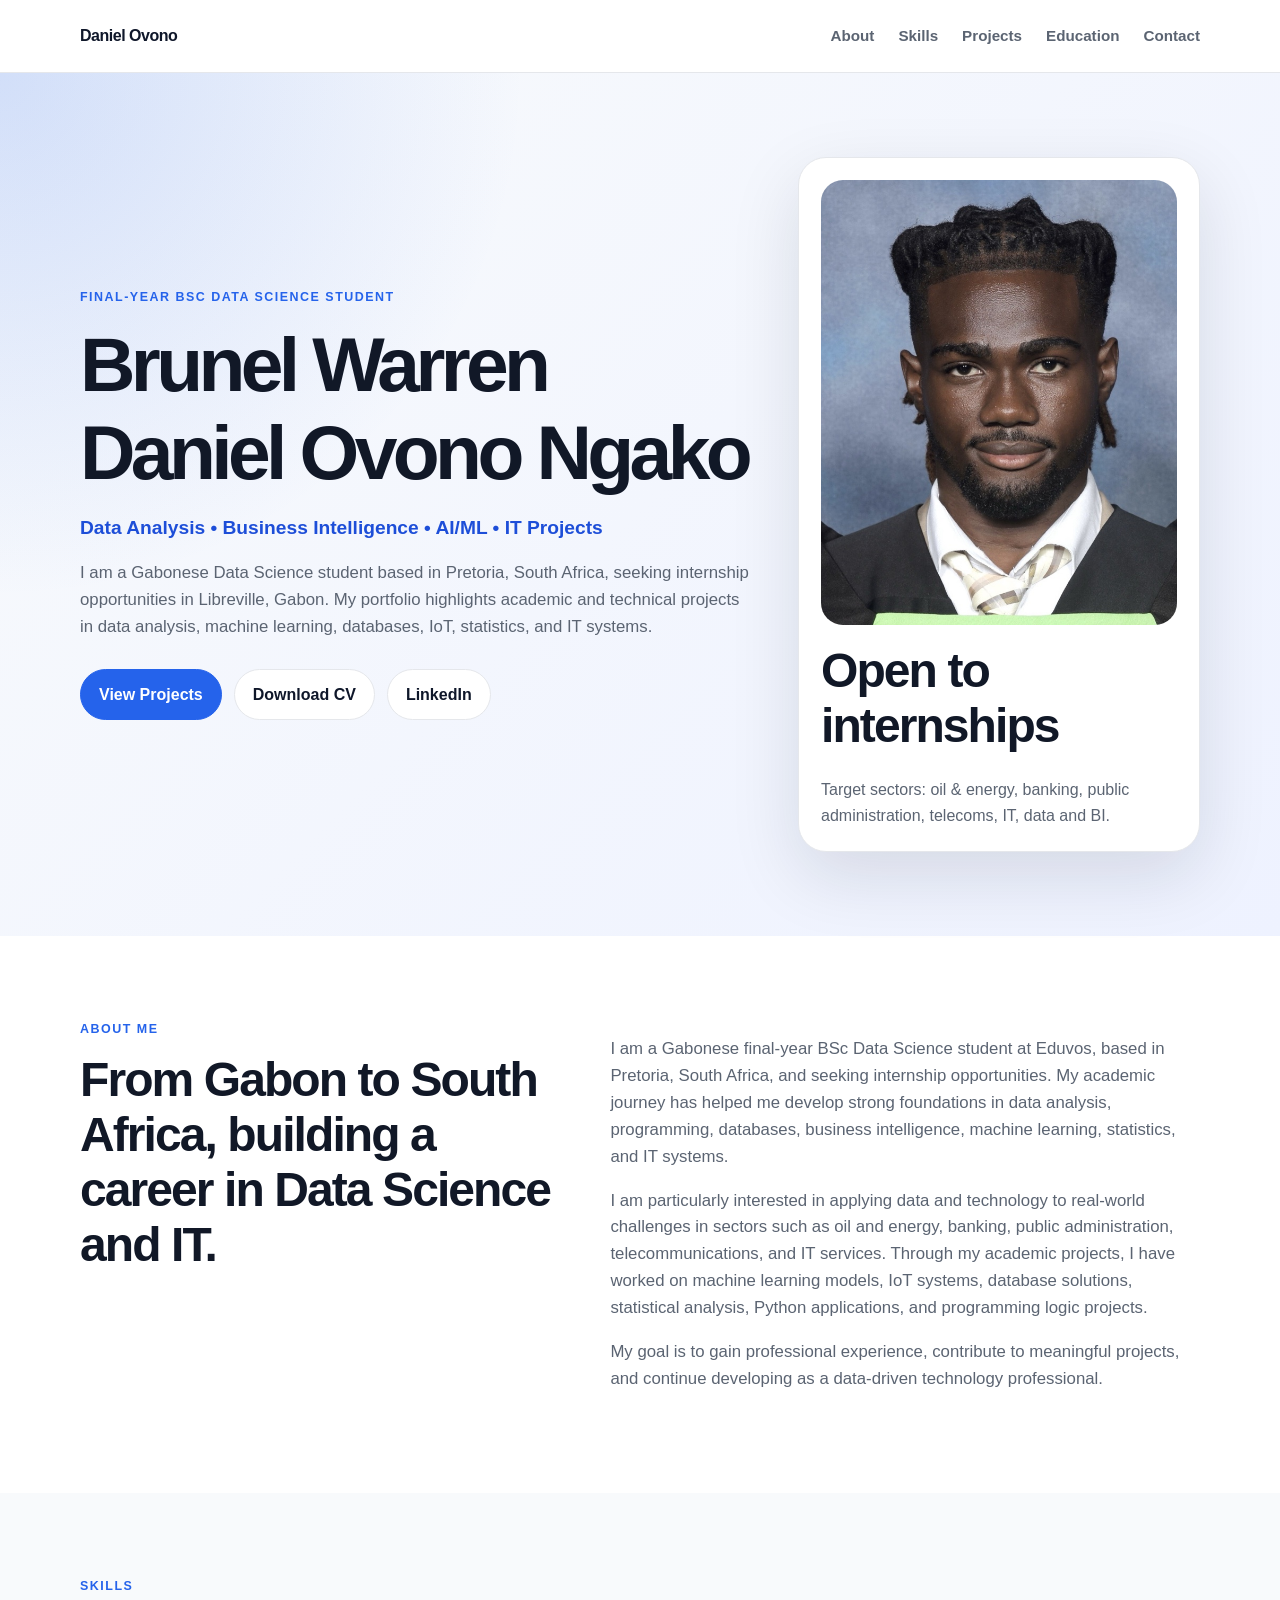
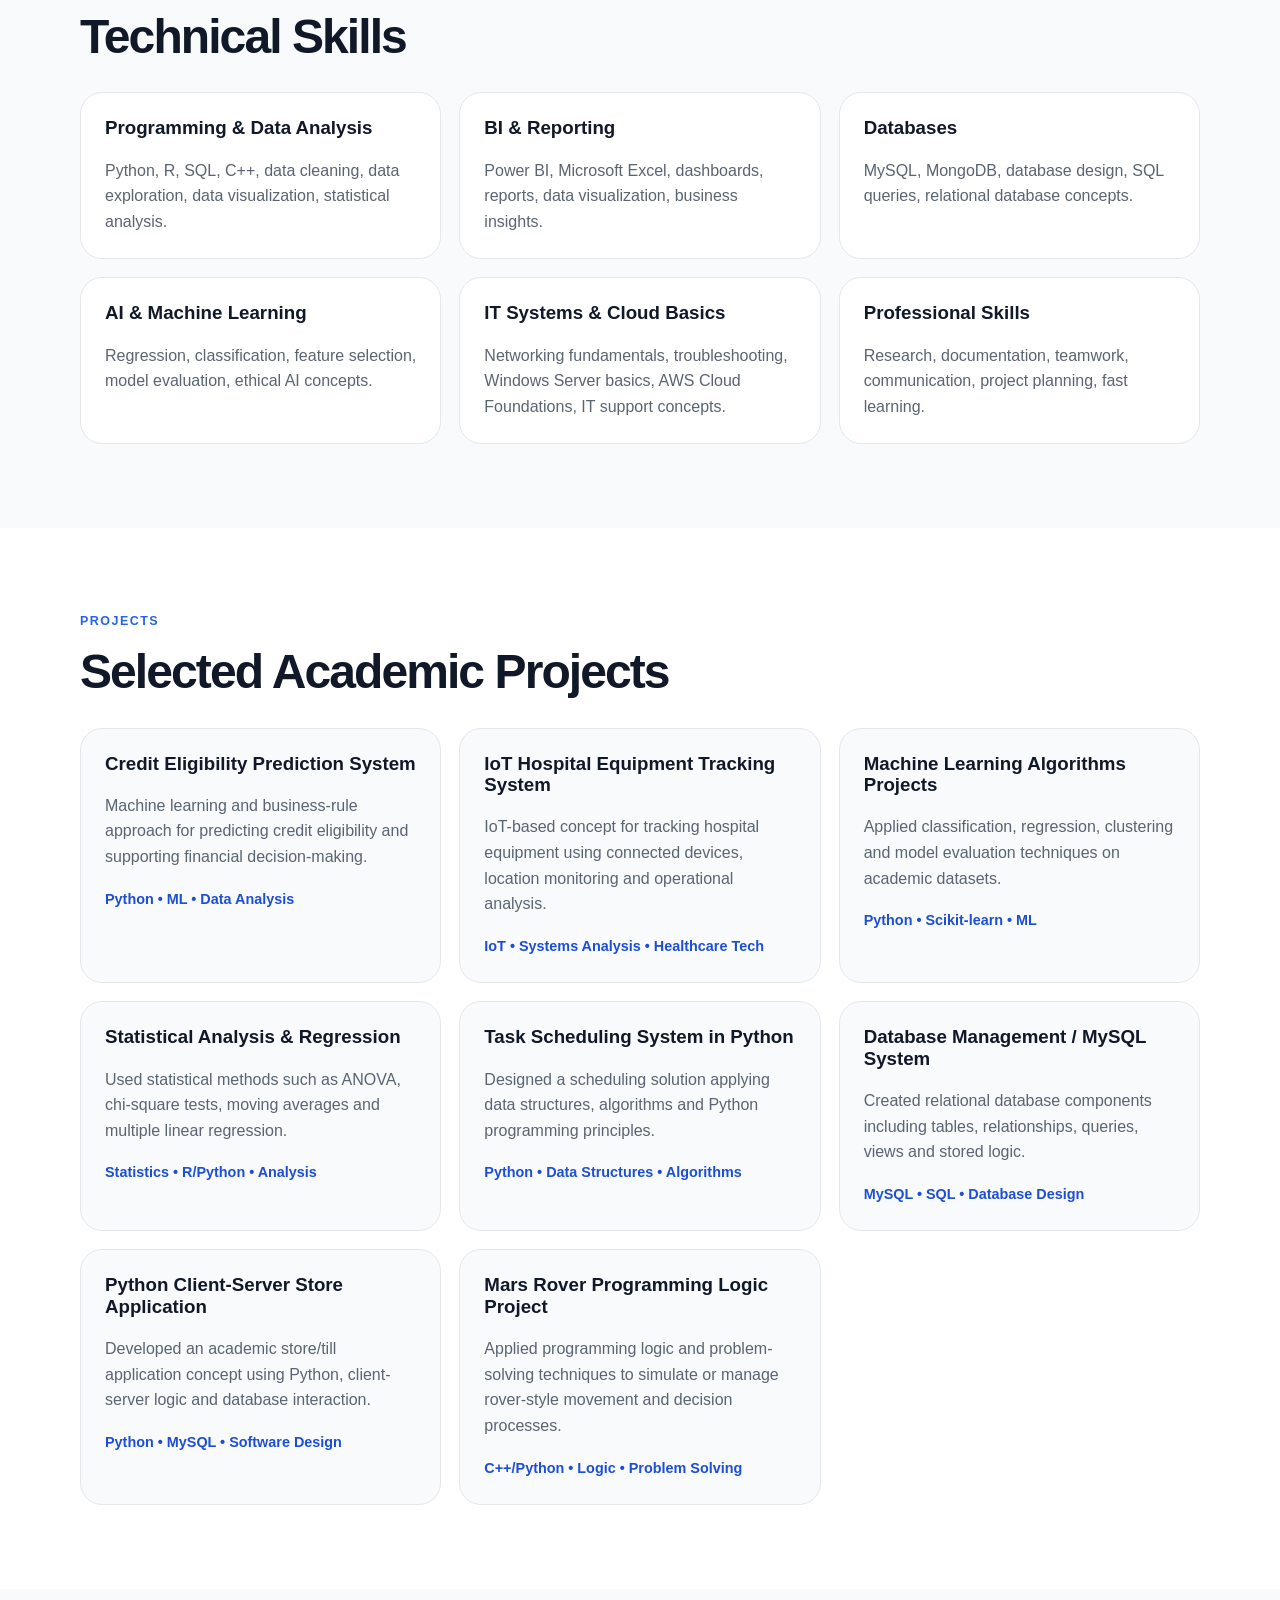
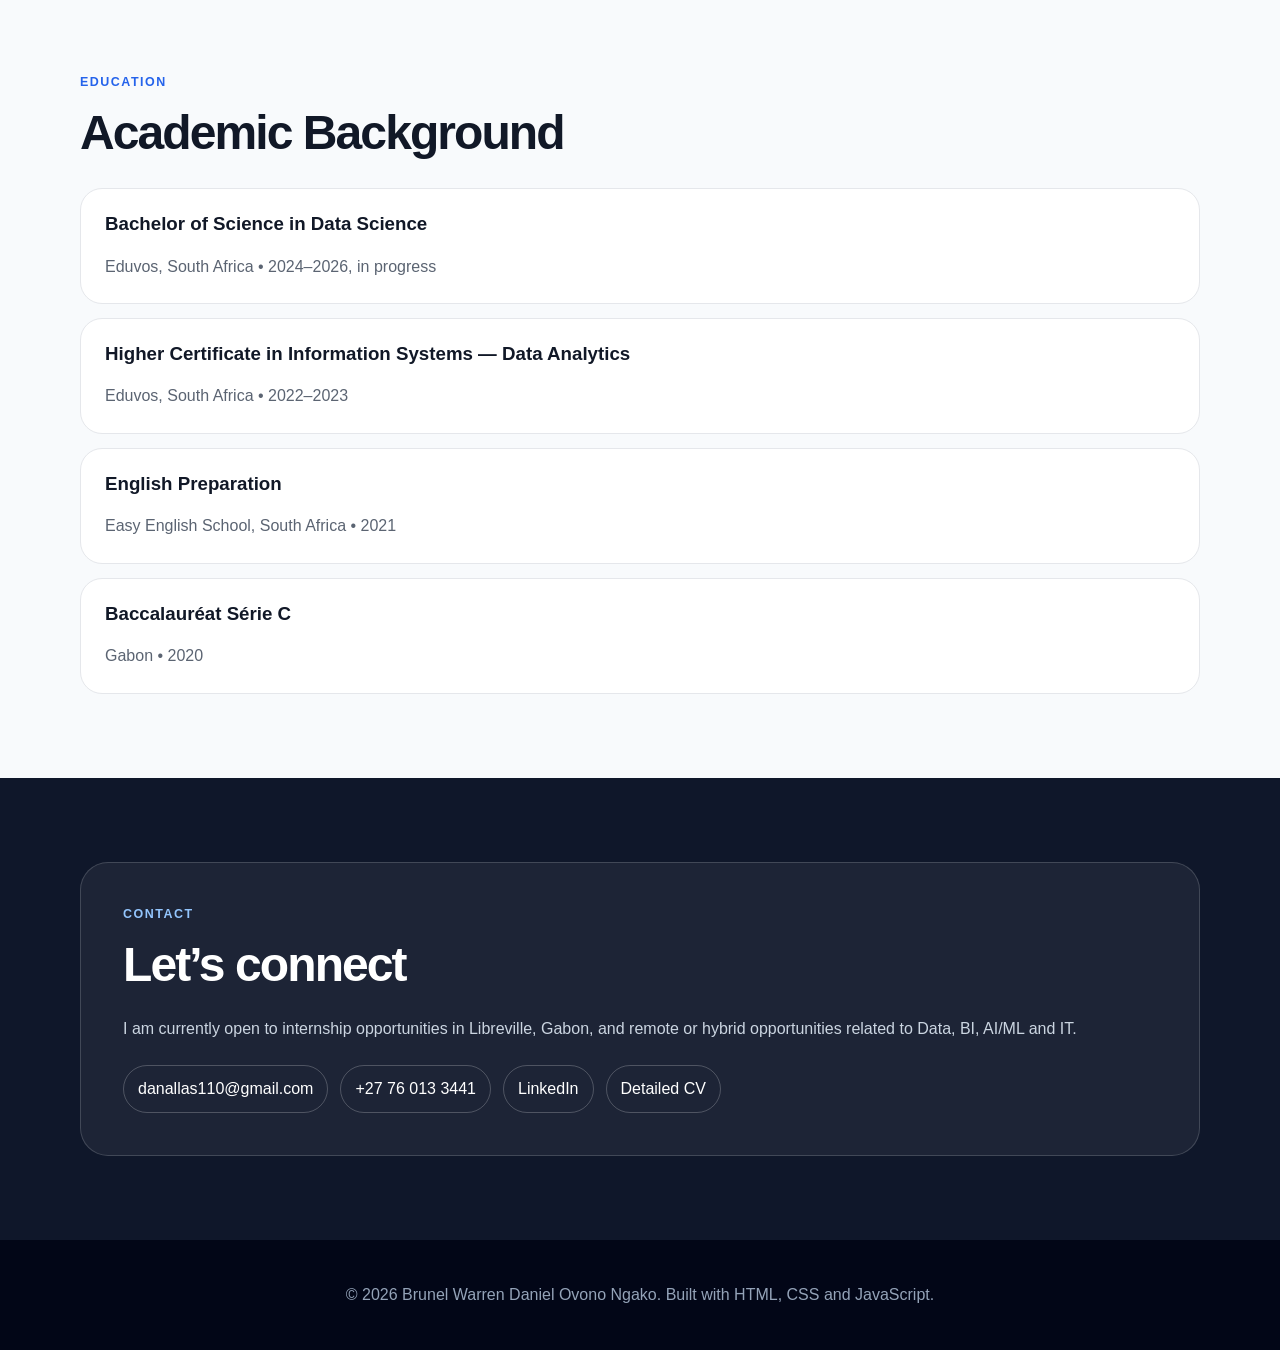
<file: index.html>
<!DOCTYPE html>
<html lang="en">
<head>
  <meta charset="UTF-8" />
  <meta name="viewport" content="width=device-width, initial-scale=1.0" />
  <meta name="description" content="Digital portfolio of Brunel Warren Daniel Ovono Ngako, Data Science student specializing in Data Analysis, BI, AI/ML and IT projects." />
  <title>Brunel Warren Daniel Ovono Ngako | Data Science Portfolio</title>
  <link rel="stylesheet" href="style.css" />
</head>
<body>
  <header class="site-header">
    <nav class="nav container">
      <a class="logo" href="#home">Daniel Ovono</a>
      <button class="nav-toggle" aria-label="Open navigation">☰</button>
      <div class="nav-links">
        <a href="#about">About</a>
        <a href="#skills">Skills</a>
        <a href="#projects">Projects</a>
        <a href="#education">Education</a>
        <a href="#contact">Contact</a>
      </div>
    </nav>
  </header>

  <main>
    <section id="home" class="hero section">
      <div class="container hero-grid">
        <div class="hero-content">
          <p class="eyebrow">Final-year BSc Data Science Student</p>
          <h1>Brunel Warren Daniel Ovono Ngako</h1>
          <p class="subtitle">Data Analysis • Business Intelligence • AI/ML • IT Projects</p>
          <p class="hero-text">
            I am a Gabonese Data Science student based in Pretoria, South Africa, seeking internship opportunities in Libreville, Gabon. My portfolio highlights academic and technical projects in data analysis, machine learning, databases, IoT, statistics, and IT systems.
          </p>
          <div class="hero-actions">
            <a class="btn primary" href="#projects">View Projects</a>
            <a class="btn" href="assets/CV_Brunel_Ovono_Ngako_1_page.pdf" target="_blank">Download CV</a>
            <a class="btn" href="https://www.linkedin.com/in/bwdovonongako" target="_blank">LinkedIn</a>
          </div>
        </div>
        <div class="profile-card">
          <img src="assets/profile.jpg" alt="Portrait of Brunel Warren Daniel Ovono Ngako" />
          <div>
            <h2>Open to internships</h2>
            <p>Target sectors: oil & energy, banking, public administration, telecoms, IT, data and BI.</p>
          </div>
        </div>
      </div>
    </section>

    <section id="about" class="section alt">
      <div class="container two-column">
        <div>
          <p class="eyebrow">About Me</p>
          <h2>From Gabon to South Africa, building a career in Data Science and IT.</h2>
        </div>
        <div class="text-block">
          <p>
            I am a Gabonese final-year BSc Data Science student at Eduvos, based in Pretoria, South Africa, and seeking internship opportunities. My academic journey has helped me develop strong foundations in data analysis, programming, databases, business intelligence, machine learning, statistics, and IT systems.
          </p>
          <p>
            I am particularly interested in applying data and technology to real-world challenges in sectors such as oil and energy, banking, public administration, telecommunications, and IT services. Through my academic projects, I have worked on machine learning models, IoT systems, database solutions, statistical analysis, Python applications, and programming logic projects.
          </p>
          <p>
            My goal is to gain professional experience, contribute to meaningful projects, and continue developing as a data-driven technology professional.
          </p>  
        </div>
      </div>
    </section>

    <section id="skills" class="section">
      <div class="container">
        <p class="eyebrow">Skills</p>
        <h2>Technical Skills</h2>
        <div class="skills-grid">
          <div class="skill-card">
            <h3>Programming & Data Analysis</h3>
            <p>Python, R, SQL, C++, data cleaning, data exploration, data visualization, statistical analysis.</p>
          </div>
          <div class="skill-card">
            <h3>BI & Reporting</h3>
            <p>Power BI, Microsoft Excel, dashboards, reports, data visualization, business insights.</p>
          </div>
          <div class="skill-card">
            <h3>Databases</h3>
            <p>MySQL, MongoDB, database design, SQL queries, relational database concepts.</p>
          </div>
          <div class="skill-card">
            <h3>AI & Machine Learning</h3>
            <p>Regression, classification, feature selection, model evaluation, ethical AI concepts.</p>
          </div>
          <div class="skill-card">
            <h3>IT Systems & Cloud Basics</h3>
            <p>Networking fundamentals, troubleshooting, Windows Server basics, AWS Cloud Foundations, IT support concepts.</p>
          </div>
          <div class="skill-card">
            <h3>Professional Skills</h3>
            <p>Research, documentation, teamwork, communication, project planning, fast learning.</p>
          </div>
        </div>
      </div>
    </section>

    <section id="projects" class="section alt">
      <div class="container">
        <p class="eyebrow">Projects</p>
        <h2>Selected Academic Projects</h2>
        <div class="projects-grid">
          <article class="project-card">
            <h3>Credit Eligibility Prediction System</h3>
            <p>Machine learning and business-rule approach for predicting credit eligibility and supporting financial decision-making.</p>
            <span>Python • ML • Data Analysis</span>
          </article>
          <article class="project-card">
            <h3>IoT Hospital Equipment Tracking System</h3>
            <p>IoT-based concept for tracking hospital equipment using connected devices, location monitoring and operational analysis.</p>
            <span>IoT • Systems Analysis • Healthcare Tech</span>
          </article>
          <article class="project-card">
            <h3>Machine Learning Algorithms Projects</h3>
            <p>Applied classification, regression, clustering and model evaluation techniques on academic datasets.</p>
            <span>Python • Scikit-learn • ML</span>
          </article>
          <article class="project-card">
            <h3>Statistical Analysis & Regression</h3>
            <p>Used statistical methods such as ANOVA, chi-square tests, moving averages and multiple linear regression.</p>
            <span>Statistics • R/Python • Analysis</span>
          </article>
          <article class="project-card">
            <h3>Task Scheduling System in Python</h3>
            <p>Designed a scheduling solution applying data structures, algorithms and Python programming principles.</p>
            <span>Python • Data Structures • Algorithms</span>
          </article>
          <article class="project-card">
            <h3>Database Management / MySQL System</h3>
            <p>Created relational database components including tables, relationships, queries, views and stored logic.</p>
            <span>MySQL • SQL • Database Design</span>
          </article>
          <article class="project-card">
            <h3>Python Client-Server Store Application</h3>
            <p>Developed an academic store/till application concept using Python, client-server logic and database interaction.</p>
            <span>Python • MySQL • Software Design</span>
          </article>
          <article class="project-card">
            <h3>Mars Rover Programming Logic Project</h3>
            <p>Applied programming logic and problem-solving techniques to simulate or manage rover-style movement and decision processes.</p>
            <span>C++/Python • Logic • Problem Solving</span>
          </article>
        </div>
      </div>
    </section>

    <section id="education" class="section">
      <div class="container">
        <p class="eyebrow">Education</p>
        <h2>Academic Background</h2>
        <div class="timeline">
          <div class="timeline-item">
            <h3>Bachelor of Science in Data Science</h3>
            <p>Eduvos, South Africa • 2024–2026, in progress</p>
          </div>
          <div class="timeline-item">
            <h3>Higher Certificate in Information Systems — Data Analytics</h3>
            <p>Eduvos, South Africa • 2022–2023</p>
          </div>
          <div class="timeline-item">
            <h3>English Preparation</h3>
            <p>Easy English School, South Africa • 2021</p>
          </div>
          <div class="timeline-item">
            <h3>Baccalauréat Série C</h3>
            <p>Gabon • 2020</p>
          </div>
        </div>
      </div>
    </section>

    <section id="contact" class="section contact-section">
      <div class="container contact-card">
        <p class="eyebrow">Contact</p>
        <h2>Let’s connect</h2>
        <p>I am currently open to internship opportunities in Libreville, Gabon, and remote or hybrid opportunities related to Data, BI, AI/ML and IT.</p>
        <div class="contact-links">
          <a href="mailto:danallas110@gmail.com">danallas110@gmail.com</a>
          <a href="tel:+27760133441">+27 76 013 3441</a>
          <a href="https://www.linkedin.com/in/bwdovonongako" target="_blank">LinkedIn</a>
          <a href="assets/CV_Brunel_Ovono_Ngako_2_pages_avec_photo.pdf" target="_blank">Detailed CV</a>
        </div>
      </div>
    </section>
  </main>

  <footer class="footer">
    <p>© <span id="year"></span> Brunel Warren Daniel Ovono Ngako. Built with HTML, CSS and JavaScript.</p>
  </footer>

  <script src="script.js"></script>
</body>
</html>
</file>
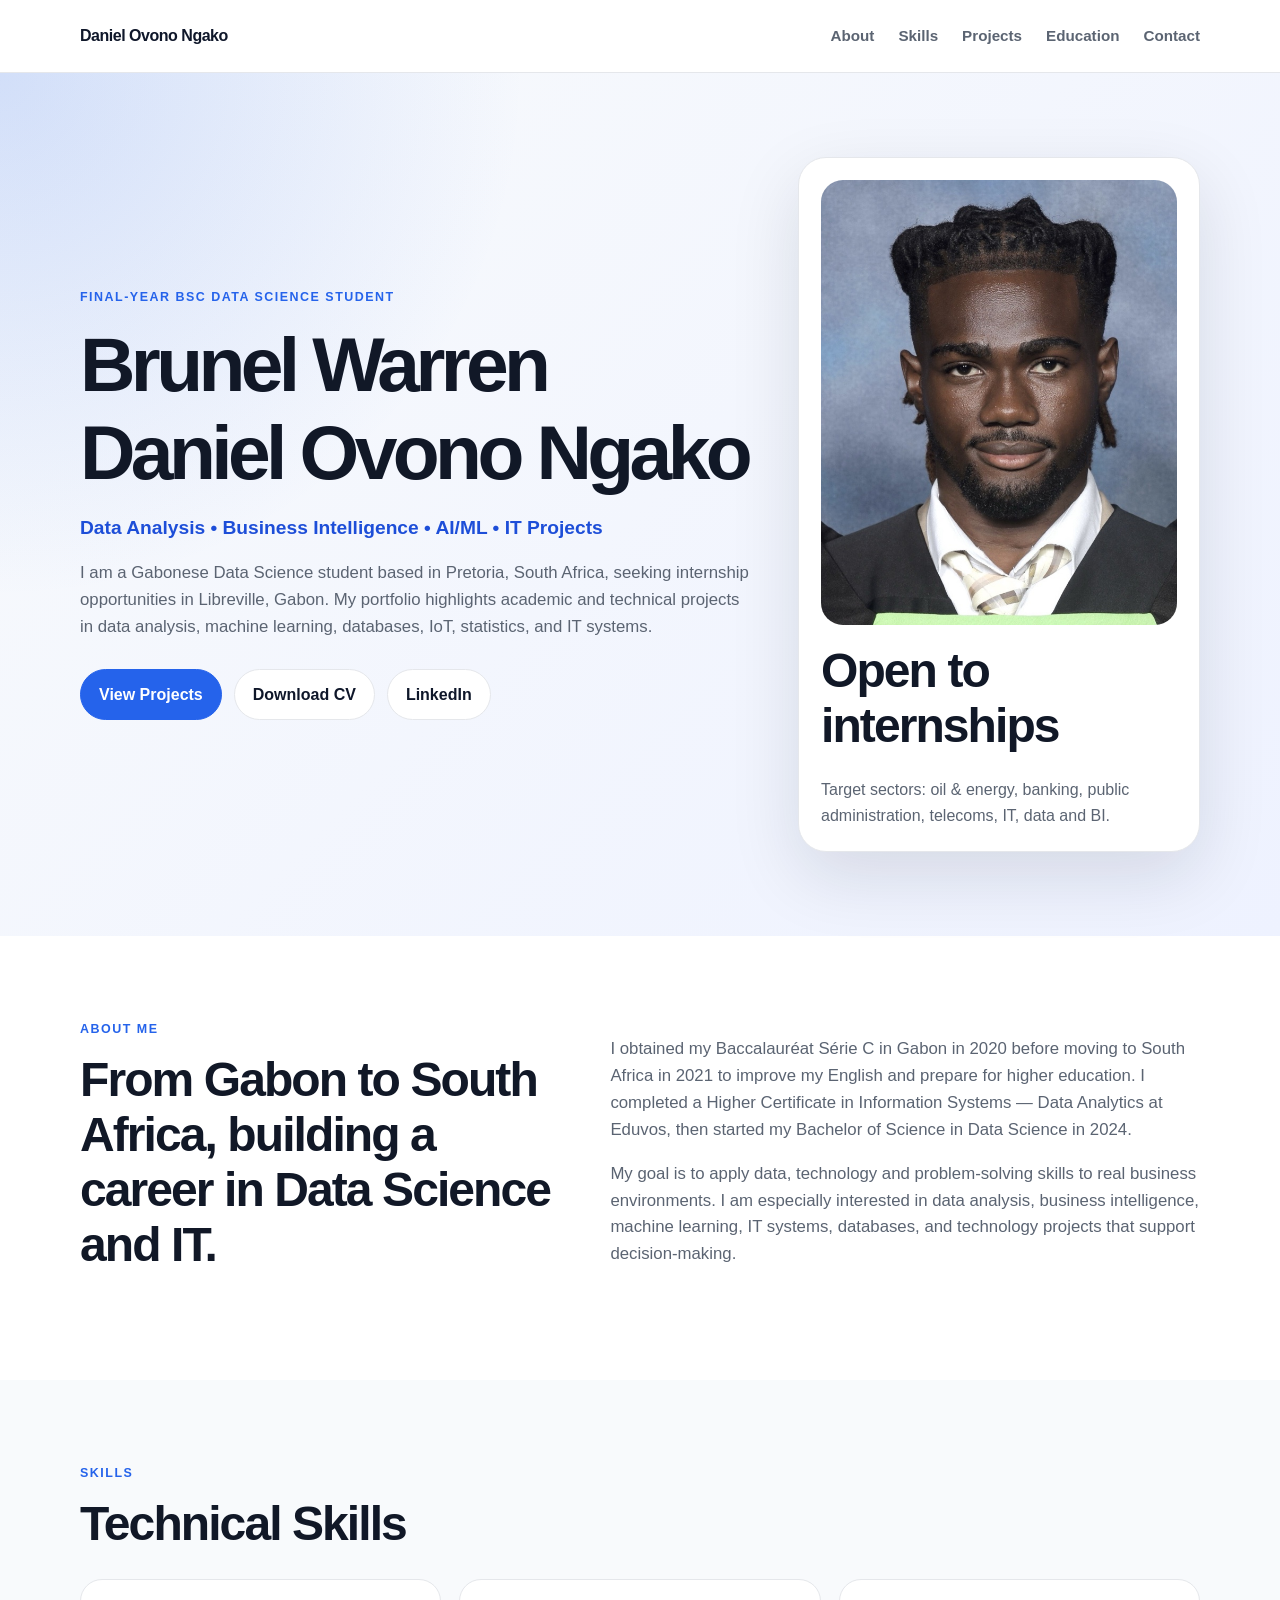
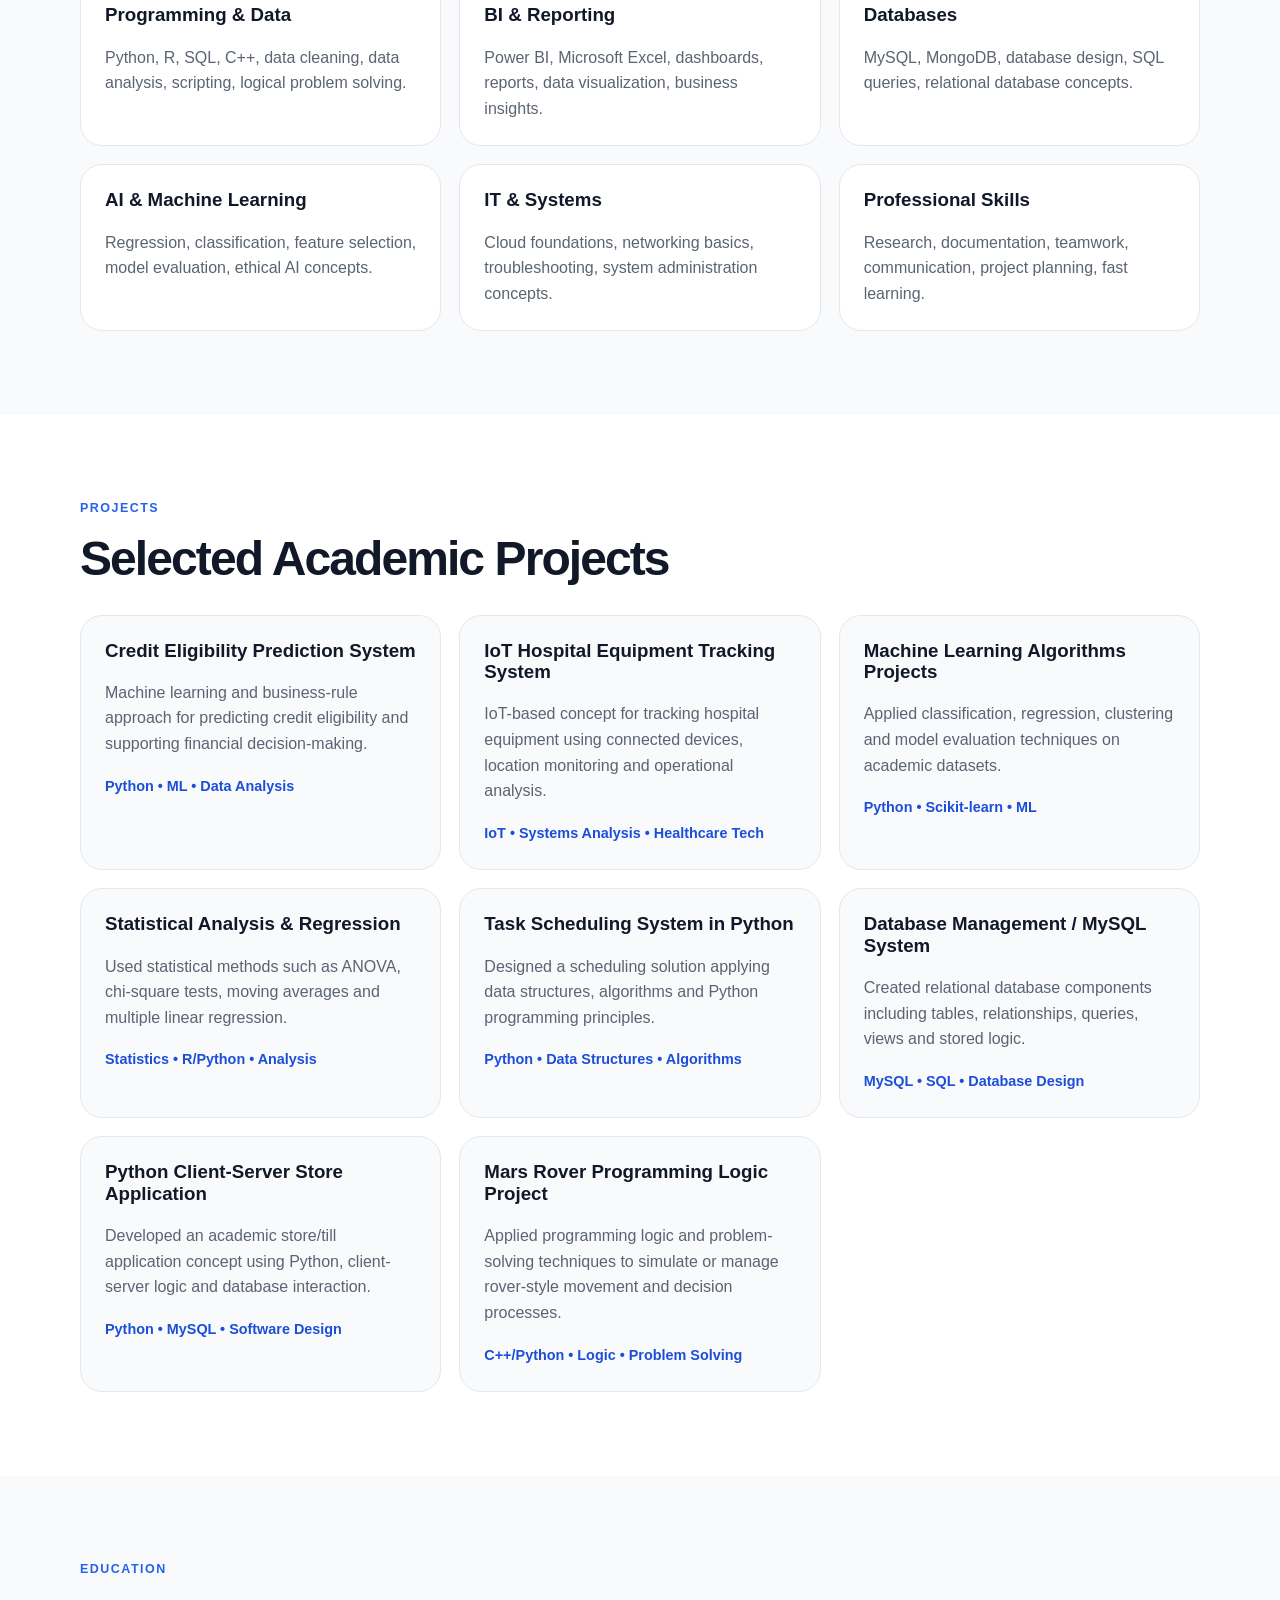
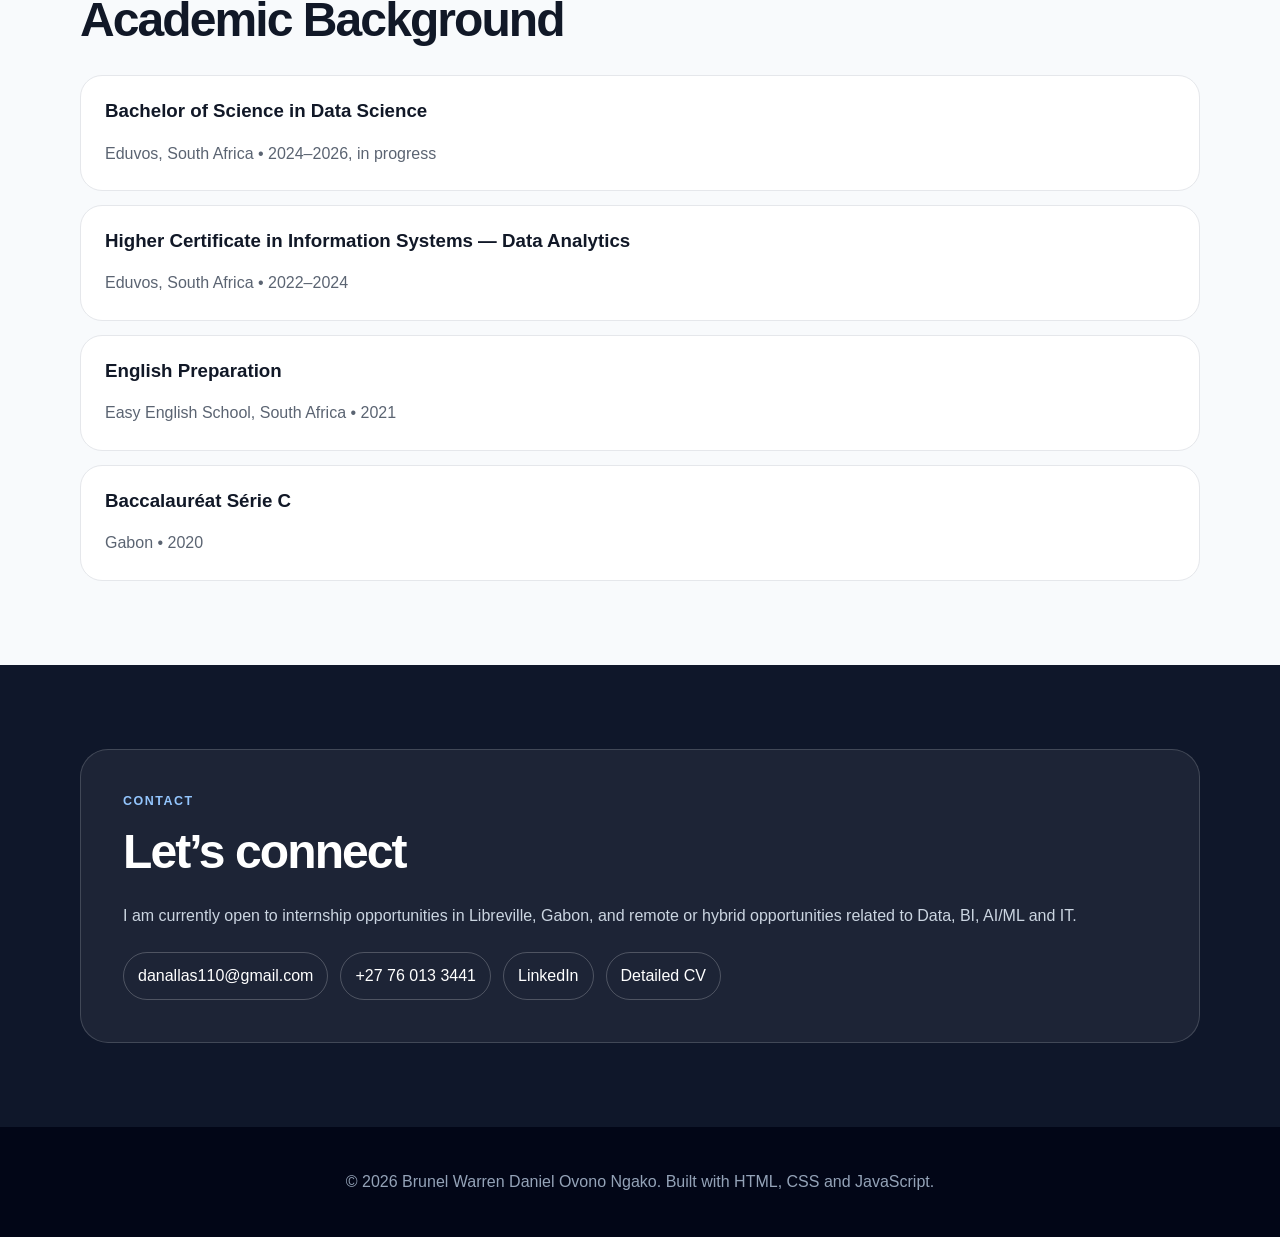
<file: github_portfolio/index.html>
<!DOCTYPE html>
<html lang="en">
<head>
  <meta charset="UTF-8" />
  <meta name="viewport" content="width=device-width, initial-scale=1.0" />
  <meta name="description" content="Digital portfolio of Brunel Warren Daniel Ovono Ngako, Data Science student specializing in Data Analysis, BI, AI/ML and IT projects." />
  <title>Brunel Warren Daniel Ovono Ngako | Data Science Portfolio</title>
  <link rel="stylesheet" href="style.css" />
</head>
<body>
  <header class="site-header">
    <nav class="nav container">
      <a class="logo" href="#home">Daniel Ovono Ngako</a>
      <button class="nav-toggle" aria-label="Open navigation">☰</button>
      <div class="nav-links">
        <a href="#about">About</a>
        <a href="#skills">Skills</a>
        <a href="#projects">Projects</a>
        <a href="#education">Education</a>
        <a href="#contact">Contact</a>
      </div>
    </nav>
  </header>

  <main>
    <section id="home" class="hero section">
      <div class="container hero-grid">
        <div class="hero-content">
          <p class="eyebrow">Final-year BSc Data Science Student</p>
          <h1>Brunel Warren Daniel Ovono Ngako</h1>
          <p class="subtitle">Data Analysis • Business Intelligence • AI/ML • IT Projects</p>
          <p class="hero-text">
            I am a Gabonese Data Science student based in Pretoria, South Africa, seeking internship opportunities in Libreville, Gabon. My portfolio highlights academic and technical projects in data analysis, machine learning, databases, IoT, statistics, and IT systems.
          </p>
          <div class="hero-actions">
            <a class="btn primary" href="#projects">View Projects</a>
            <a class="btn" href="assets/CV_Brunel_Ovono_Ngako_1_page.pdf" target="_blank">Download CV</a>
            <a class="btn" href="https://www.linkedin.com/in/bwdovonongako" target="_blank">LinkedIn</a>
          </div>
        </div>
        <div class="profile-card">
          <img src="assets/profile.jpg" alt="Portrait of Brunel Warren Daniel Ovono Ngako" />
          <div>
            <h2>Open to internships</h2>
            <p>Target sectors: oil & energy, banking, public administration, telecoms, IT, data and BI.</p>
          </div>
        </div>
      </div>
    </section>

    <section id="about" class="section alt">
      <div class="container two-column">
        <div>
          <p class="eyebrow">About Me</p>
          <h2>From Gabon to South Africa, building a career in Data Science and IT.</h2>
        </div>
        <div class="text-block">
          <p>
            I obtained my Baccalauréat Série C in Gabon in 2020 before moving to South Africa in 2021 to improve my English and prepare for higher education. I completed a Higher Certificate in Information Systems — Data Analytics at Eduvos, then started my Bachelor of Science in Data Science in 2024.
          </p>
          <p>
            My goal is to apply data, technology and problem-solving skills to real business environments. I am especially interested in data analysis, business intelligence, machine learning, IT systems, databases, and technology projects that support decision-making.
          </p>
        </div>
      </div>
    </section>

    <section id="skills" class="section">
      <div class="container">
        <p class="eyebrow">Skills</p>
        <h2>Technical Skills</h2>
        <div class="skills-grid">
          <div class="skill-card">
            <h3>Programming & Data</h3>
            <p>Python, R, SQL, C++, data cleaning, data analysis, scripting, logical problem solving.</p>
          </div>
          <div class="skill-card">
            <h3>BI & Reporting</h3>
            <p>Power BI, Microsoft Excel, dashboards, reports, data visualization, business insights.</p>
          </div>
          <div class="skill-card">
            <h3>Databases</h3>
            <p>MySQL, MongoDB, database design, SQL queries, relational database concepts.</p>
          </div>
          <div class="skill-card">
            <h3>AI & Machine Learning</h3>
            <p>Regression, classification, feature selection, model evaluation, ethical AI concepts.</p>
          </div>
          <div class="skill-card">
            <h3>IT & Systems</h3>
            <p>Cloud foundations, networking basics, troubleshooting, system administration concepts.</p>
          </div>
          <div class="skill-card">
            <h3>Professional Skills</h3>
            <p>Research, documentation, teamwork, communication, project planning, fast learning.</p>
          </div>
        </div>
      </div>
    </section>

    <section id="projects" class="section alt">
      <div class="container">
        <p class="eyebrow">Projects</p>
        <h2>Selected Academic Projects</h2>
        <div class="projects-grid">
          <article class="project-card">
            <h3>Credit Eligibility Prediction System</h3>
            <p>Machine learning and business-rule approach for predicting credit eligibility and supporting financial decision-making.</p>
            <span>Python • ML • Data Analysis</span>
          </article>
          <article class="project-card">
            <h3>IoT Hospital Equipment Tracking System</h3>
            <p>IoT-based concept for tracking hospital equipment using connected devices, location monitoring and operational analysis.</p>
            <span>IoT • Systems Analysis • Healthcare Tech</span>
          </article>
          <article class="project-card">
            <h3>Machine Learning Algorithms Projects</h3>
            <p>Applied classification, regression, clustering and model evaluation techniques on academic datasets.</p>
            <span>Python • Scikit-learn • ML</span>
          </article>
          <article class="project-card">
            <h3>Statistical Analysis & Regression</h3>
            <p>Used statistical methods such as ANOVA, chi-square tests, moving averages and multiple linear regression.</p>
            <span>Statistics • R/Python • Analysis</span>
          </article>
          <article class="project-card">
            <h3>Task Scheduling System in Python</h3>
            <p>Designed a scheduling solution applying data structures, algorithms and Python programming principles.</p>
            <span>Python • Data Structures • Algorithms</span>
          </article>
          <article class="project-card">
            <h3>Database Management / MySQL System</h3>
            <p>Created relational database components including tables, relationships, queries, views and stored logic.</p>
            <span>MySQL • SQL • Database Design</span>
          </article>
          <article class="project-card">
            <h3>Python Client-Server Store Application</h3>
            <p>Developed an academic store/till application concept using Python, client-server logic and database interaction.</p>
            <span>Python • MySQL • Software Design</span>
          </article>
          <article class="project-card">
            <h3>Mars Rover Programming Logic Project</h3>
            <p>Applied programming logic and problem-solving techniques to simulate or manage rover-style movement and decision processes.</p>
            <span>C++/Python • Logic • Problem Solving</span>
          </article>
        </div>
      </div>
    </section>

    <section id="education" class="section">
      <div class="container">
        <p class="eyebrow">Education</p>
        <h2>Academic Background</h2>
        <div class="timeline">
          <div class="timeline-item">
            <h3>Bachelor of Science in Data Science</h3>
            <p>Eduvos, South Africa • 2024–2026, in progress</p>
          </div>
          <div class="timeline-item">
            <h3>Higher Certificate in Information Systems — Data Analytics</h3>
            <p>Eduvos, South Africa • 2022–2024</p>
          </div>
          <div class="timeline-item">
            <h3>English Preparation</h3>
            <p>Easy English School, South Africa • 2021</p>
          </div>
          <div class="timeline-item">
            <h3>Baccalauréat Série C</h3>
            <p>Gabon • 2020</p>
          </div>
        </div>
      </div>
    </section>

    <section id="contact" class="section contact-section">
      <div class="container contact-card">
        <p class="eyebrow">Contact</p>
        <h2>Let’s connect</h2>
        <p>I am currently open to internship opportunities in Libreville, Gabon, and remote or hybrid opportunities related to Data, BI, AI/ML and IT.</p>
        <div class="contact-links">
          <a href="mailto:danallas110@gmail.com">danallas110@gmail.com</a>
          <a href="tel:+27760133441">+27 76 013 3441</a>
          <a href="https://www.linkedin.com/in/bwdovonongako" target="_blank">LinkedIn</a>
          <a href="assets/CV_Brunel_Ovono_Ngako_2_pages_avec_photo.pdf" target="_blank">Detailed CV</a>
        </div>
      </div>
    </section>
  </main>

  <footer class="footer">
    <p>© <span id="year"></span> Brunel Warren Daniel Ovono Ngako. Built with HTML, CSS and JavaScript.</p>
  </footer>

  <script src="script.js"></script>
</body>
</html>
</file>
<file: style.css>
:root {
  --bg: #0f172a;
  --bg-soft: #111827;
  --card: #ffffff;
  --text: #111827;
  --muted: #5b6472;
  --line: #e5e7eb;
  --accent: #2563eb;
  --accent-dark: #1d4ed8;
  --light: #f8fafc;
  --soft-blue: #eff6ff;
}

* { box-sizing: border-box; }
html { scroll-behavior: smooth; }
body {
  margin: 0;
  font-family: Arial, Helvetica, sans-serif;
  color: var(--text);
  background: var(--light);
  line-height: 1.6;
}

.container {
  width: min(1120px, calc(100% - 40px));
  margin: 0 auto;
}

.site-header {
  position: sticky;
  top: 0;
  z-index: 100;
  background: rgba(255,255,255,0.94);
  border-bottom: 1px solid var(--line);
  backdrop-filter: blur(10px);
}

.nav {
  height: 72px;
  display: flex;
  align-items: center;
  justify-content: space-between;
}
.logo {
  font-weight: 800;
  color: var(--bg);
  text-decoration: none;
  letter-spacing: -0.03em;
}
.nav-links { display: flex; gap: 24px; }
.nav-links a {
  color: var(--muted);
  text-decoration: none;
  font-weight: 600;
  font-size: 0.95rem;
}
.nav-links a:hover { color: var(--accent); }
.nav-toggle { display: none; }

.section { padding: 84px 0; }
.alt { background: #ffffff; }
.hero {
  min-height: calc(100vh - 72px);
  display: flex;
  align-items: center;
  background:
    radial-gradient(circle at top left, rgba(37,99,235,0.18), transparent 34%),
    linear-gradient(135deg, #f8fafc 0%, #eef2ff 100%);
}
.hero-grid {
  display: grid;
  grid-template-columns: 1.25fr 0.75fr;
  gap: 48px;
  align-items: center;
}
.eyebrow {
  margin: 0 0 12px;
  color: var(--accent);
  font-weight: 800;
  text-transform: uppercase;
  letter-spacing: 0.12em;
  font-size: 0.78rem;
}
h1, h2, h3 { line-height: 1.15; }
h1 {
  font-size: clamp(2.6rem, 6vw, 5rem);
  margin: 0;
  letter-spacing: -0.06em;
}
h2 {
  font-size: clamp(2rem, 4vw, 3rem);
  margin: 0 0 24px;
  letter-spacing: -0.04em;
}
h3 { margin-top: 0; }
.subtitle {
  font-size: 1.2rem;
  color: var(--accent-dark);
  font-weight: 700;
  margin: 16px 0;
}
.hero-text { max-width: 720px; color: var(--muted); font-size: 1.05rem; }
.hero-actions { display: flex; flex-wrap: wrap; gap: 12px; margin-top: 28px; }
.btn {
  display: inline-flex;
  align-items: center;
  justify-content: center;
  padding: 12px 18px;
  border: 1px solid var(--line);
  border-radius: 999px;
  color: var(--bg);
  text-decoration: none;
  font-weight: 700;
  background: #fff;
}
.btn.primary {
  background: var(--accent);
  border-color: var(--accent);
  color: #fff;
}
.btn:hover { transform: translateY(-1px); }
.profile-card {
  background: #fff;
  border: 1px solid var(--line);
  border-radius: 28px;
  padding: 22px;
  box-shadow: 0 24px 70px rgba(15, 23, 42, 0.12);
}
.profile-card img {
  width: 100%;
  aspect-ratio: 4 / 5;
  object-fit: cover;
  object-position: 50% 20%;
  border-radius: 22px;
  display: block;
  margin-bottom: 18px;
}
.profile-card p { color: var(--muted); margin-bottom: 0; }
.two-column {
  display: grid;
  grid-template-columns: 0.9fr 1.1fr;
  gap: 48px;
}
.text-block p { color: var(--muted); font-size: 1.05rem; }
.skills-grid, .projects-grid {
  display: grid;
  grid-template-columns: repeat(3, 1fr);
  gap: 18px;
  margin-top: 28px;
}
.skill-card, .project-card, .timeline-item {
  background: #fff;
  border: 1px solid var(--line);
  border-radius: 22px;
  padding: 24px;
}
.alt .skill-card, .alt .project-card { background: var(--light); }
.skill-card p, .project-card p, .timeline-item p { color: var(--muted); margin-bottom: 0; }
.project-card span {
  display: inline-block;
  margin-top: 18px;
  color: var(--accent-dark);
  font-weight: 800;
  font-size: 0.9rem;
}
.timeline { display: grid; gap: 14px; margin-top: 28px; }
.contact-section { background: var(--bg); color: #fff; }
.contact-section .eyebrow { color: #93c5fd; }
.contact-card {
  background: rgba(255,255,255,0.06);
  border: 1px solid rgba(255,255,255,0.16);
  border-radius: 28px;
  padding: 42px;
}
.contact-card p { color: #cbd5e1; }
.contact-links { display: flex; flex-wrap: wrap; gap: 12px; margin-top: 24px; }
.contact-links a {
  color: #fff;
  text-decoration: none;
  border: 1px solid rgba(255,255,255,0.22);
  border-radius: 999px;
  padding: 10px 14px;
}
.footer {
  text-align: center;
  padding: 26px;
  background: #020617;
  color: #94a3b8;
}

@media (max-width: 860px) {
  .hero-grid, .two-column, .skills-grid, .projects-grid { grid-template-columns: 1fr; }
  .nav-toggle {
    display: inline-flex;
    border: 1px solid var(--line);
    background: #fff;
    border-radius: 10px;
    padding: 8px 10px;
    font-size: 1.2rem;
  }
  .nav-links {
    display: none;
    position: absolute;
    top: 72px;
    left: 0;
    right: 0;
    background: #fff;
    border-bottom: 1px solid var(--line);
    padding: 18px 20px;
    flex-direction: column;
  }
  .nav-links.open { display: flex; }
  .section { padding: 64px 0; }
  .contact-card { padding: 28px; }
}
</file>
<file: github_portfolio/style.css>
:root {
  --bg: #0f172a;
  --bg-soft: #111827;
  --card: #ffffff;
  --text: #111827;
  --muted: #5b6472;
  --line: #e5e7eb;
  --accent: #2563eb;
  --accent-dark: #1d4ed8;
  --light: #f8fafc;
  --soft-blue: #eff6ff;
}

* { box-sizing: border-box; }
html { scroll-behavior: smooth; }
body {
  margin: 0;
  font-family: Arial, Helvetica, sans-serif;
  color: var(--text);
  background: var(--light);
  line-height: 1.6;
}

.container {
  width: min(1120px, calc(100% - 40px));
  margin: 0 auto;
}

.site-header {
  position: sticky;
  top: 0;
  z-index: 100;
  background: rgba(255,255,255,0.94);
  border-bottom: 1px solid var(--line);
  backdrop-filter: blur(10px);
}

.nav {
  height: 72px;
  display: flex;
  align-items: center;
  justify-content: space-between;
}
.logo {
  font-weight: 800;
  color: var(--bg);
  text-decoration: none;
  letter-spacing: -0.03em;
}
.nav-links { display: flex; gap: 24px; }
.nav-links a {
  color: var(--muted);
  text-decoration: none;
  font-weight: 600;
  font-size: 0.95rem;
}
.nav-links a:hover { color: var(--accent); }
.nav-toggle { display: none; }

.section { padding: 84px 0; }
.alt { background: #ffffff; }
.hero {
  min-height: calc(100vh - 72px);
  display: flex;
  align-items: center;
  background:
    radial-gradient(circle at top left, rgba(37,99,235,0.18), transparent 34%),
    linear-gradient(135deg, #f8fafc 0%, #eef2ff 100%);
}
.hero-grid {
  display: grid;
  grid-template-columns: 1.25fr 0.75fr;
  gap: 48px;
  align-items: center;
}
.eyebrow {
  margin: 0 0 12px;
  color: var(--accent);
  font-weight: 800;
  text-transform: uppercase;
  letter-spacing: 0.12em;
  font-size: 0.78rem;
}
h1, h2, h3 { line-height: 1.15; }
h1 {
  font-size: clamp(2.6rem, 6vw, 5rem);
  margin: 0;
  letter-spacing: -0.06em;
}
h2 {
  font-size: clamp(2rem, 4vw, 3rem);
  margin: 0 0 24px;
  letter-spacing: -0.04em;
}
h3 { margin-top: 0; }
.subtitle {
  font-size: 1.2rem;
  color: var(--accent-dark);
  font-weight: 700;
  margin: 16px 0;
}
.hero-text { max-width: 720px; color: var(--muted); font-size: 1.05rem; }
.hero-actions { display: flex; flex-wrap: wrap; gap: 12px; margin-top: 28px; }
.btn {
  display: inline-flex;
  align-items: center;
  justify-content: center;
  padding: 12px 18px;
  border: 1px solid var(--line);
  border-radius: 999px;
  color: var(--bg);
  text-decoration: none;
  font-weight: 700;
  background: #fff;
}
.btn.primary {
  background: var(--accent);
  border-color: var(--accent);
  color: #fff;
}
.btn:hover { transform: translateY(-1px); }
.profile-card {
  background: #fff;
  border: 1px solid var(--line);
  border-radius: 28px;
  padding: 22px;
  box-shadow: 0 24px 70px rgba(15, 23, 42, 0.12);
}
.profile-card img {
  width: 100%;
  aspect-ratio: 4 / 5;
  object-fit: cover;
  object-position: 50% 20%;
  border-radius: 22px;
  display: block;
  margin-bottom: 18px;
}
.profile-card p { color: var(--muted); margin-bottom: 0; }
.two-column {
  display: grid;
  grid-template-columns: 0.9fr 1.1fr;
  gap: 48px;
}
.text-block p { color: var(--muted); font-size: 1.05rem; }
.skills-grid, .projects-grid {
  display: grid;
  grid-template-columns: repeat(3, 1fr);
  gap: 18px;
  margin-top: 28px;
}
.skill-card, .project-card, .timeline-item {
  background: #fff;
  border: 1px solid var(--line);
  border-radius: 22px;
  padding: 24px;
}
.alt .skill-card, .alt .project-card { background: var(--light); }
.skill-card p, .project-card p, .timeline-item p { color: var(--muted); margin-bottom: 0; }
.project-card span {
  display: inline-block;
  margin-top: 18px;
  color: var(--accent-dark);
  font-weight: 800;
  font-size: 0.9rem;
}
.timeline { display: grid; gap: 14px; margin-top: 28px; }
.contact-section { background: var(--bg); color: #fff; }
.contact-section .eyebrow { color: #93c5fd; }
.contact-card {
  background: rgba(255,255,255,0.06);
  border: 1px solid rgba(255,255,255,0.16);
  border-radius: 28px;
  padding: 42px;
}
.contact-card p { color: #cbd5e1; }
.contact-links { display: flex; flex-wrap: wrap; gap: 12px; margin-top: 24px; }
.contact-links a {
  color: #fff;
  text-decoration: none;
  border: 1px solid rgba(255,255,255,0.22);
  border-radius: 999px;
  padding: 10px 14px;
}
.footer {
  text-align: center;
  padding: 26px;
  background: #020617;
  color: #94a3b8;
}

@media (max-width: 860px) {
  .hero-grid, .two-column, .skills-grid, .projects-grid { grid-template-columns: 1fr; }
  .nav-toggle {
    display: inline-flex;
    border: 1px solid var(--line);
    background: #fff;
    border-radius: 10px;
    padding: 8px 10px;
    font-size: 1.2rem;
  }
  .nav-links {
    display: none;
    position: absolute;
    top: 72px;
    left: 0;
    right: 0;
    background: #fff;
    border-bottom: 1px solid var(--line);
    padding: 18px 20px;
    flex-direction: column;
  }
  .nav-links.open { display: flex; }
  .section { padding: 64px 0; }
  .contact-card { padding: 28px; }
}
</file>
